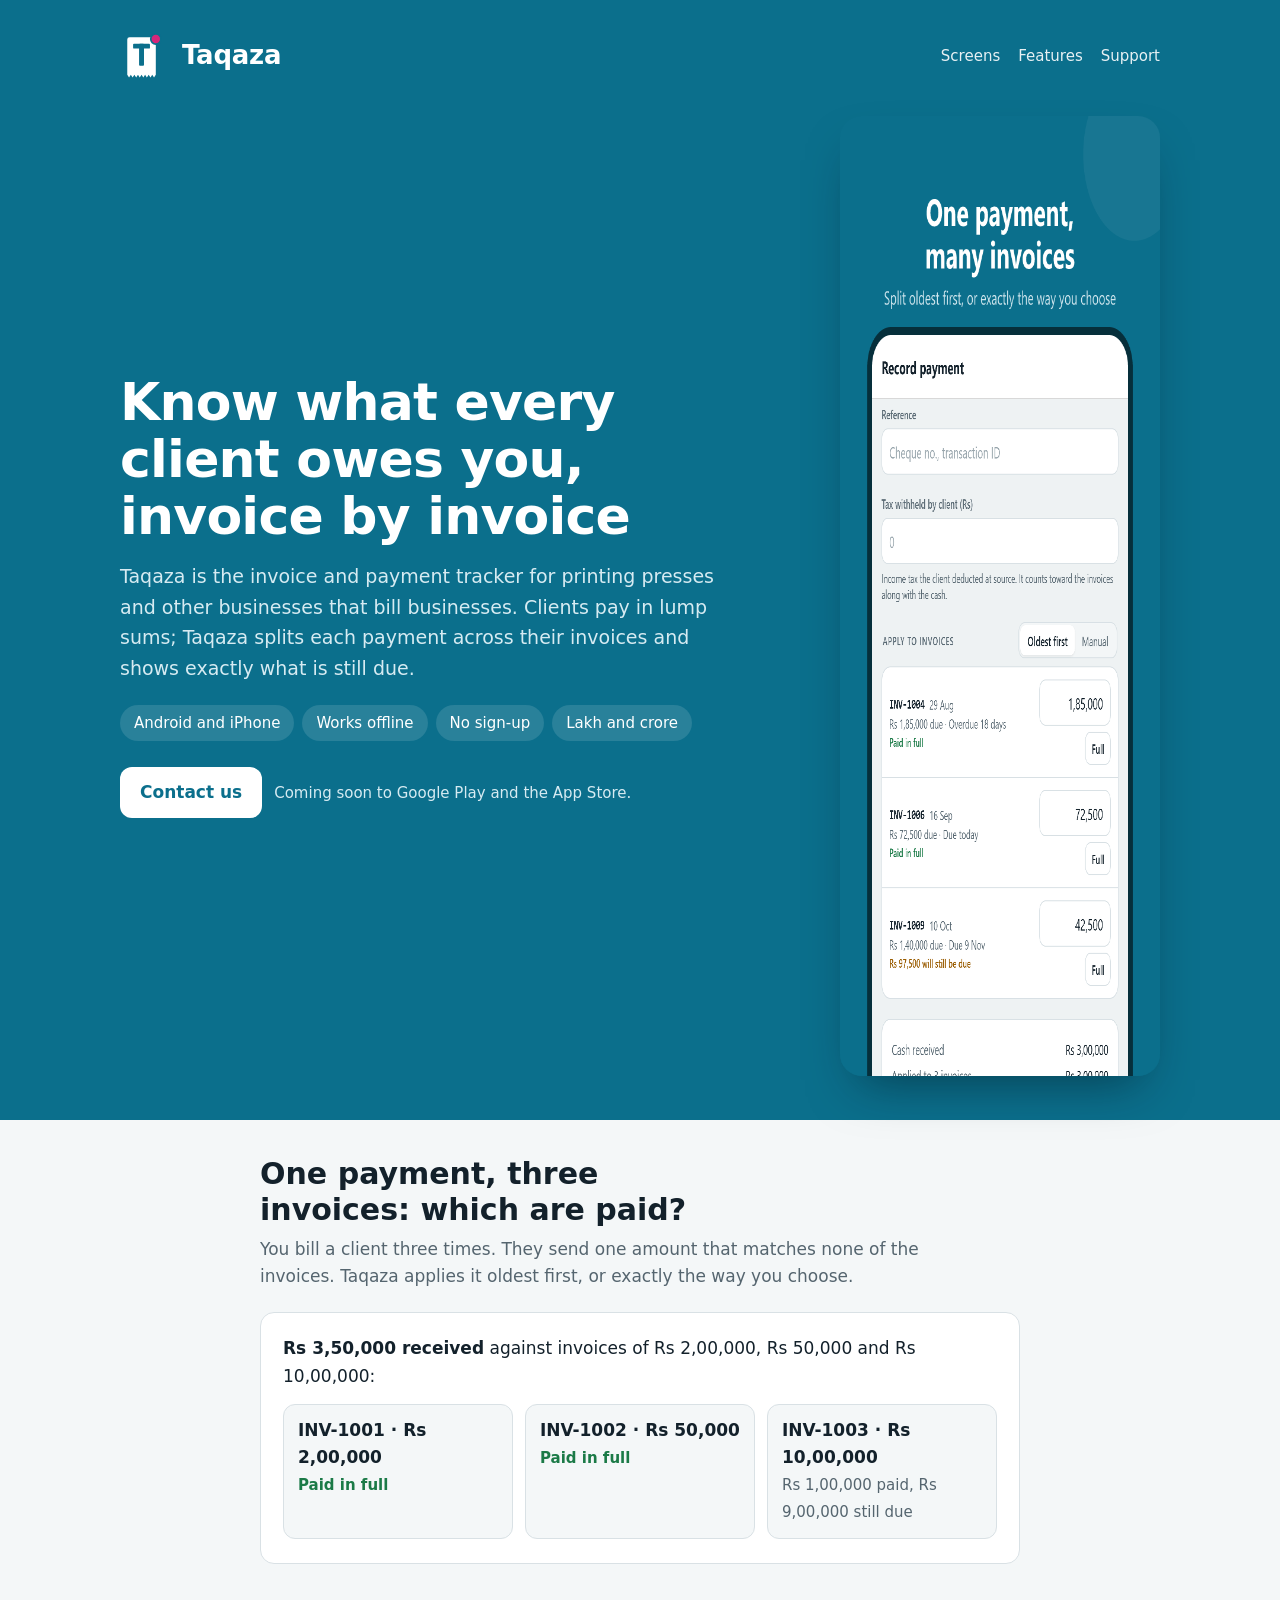
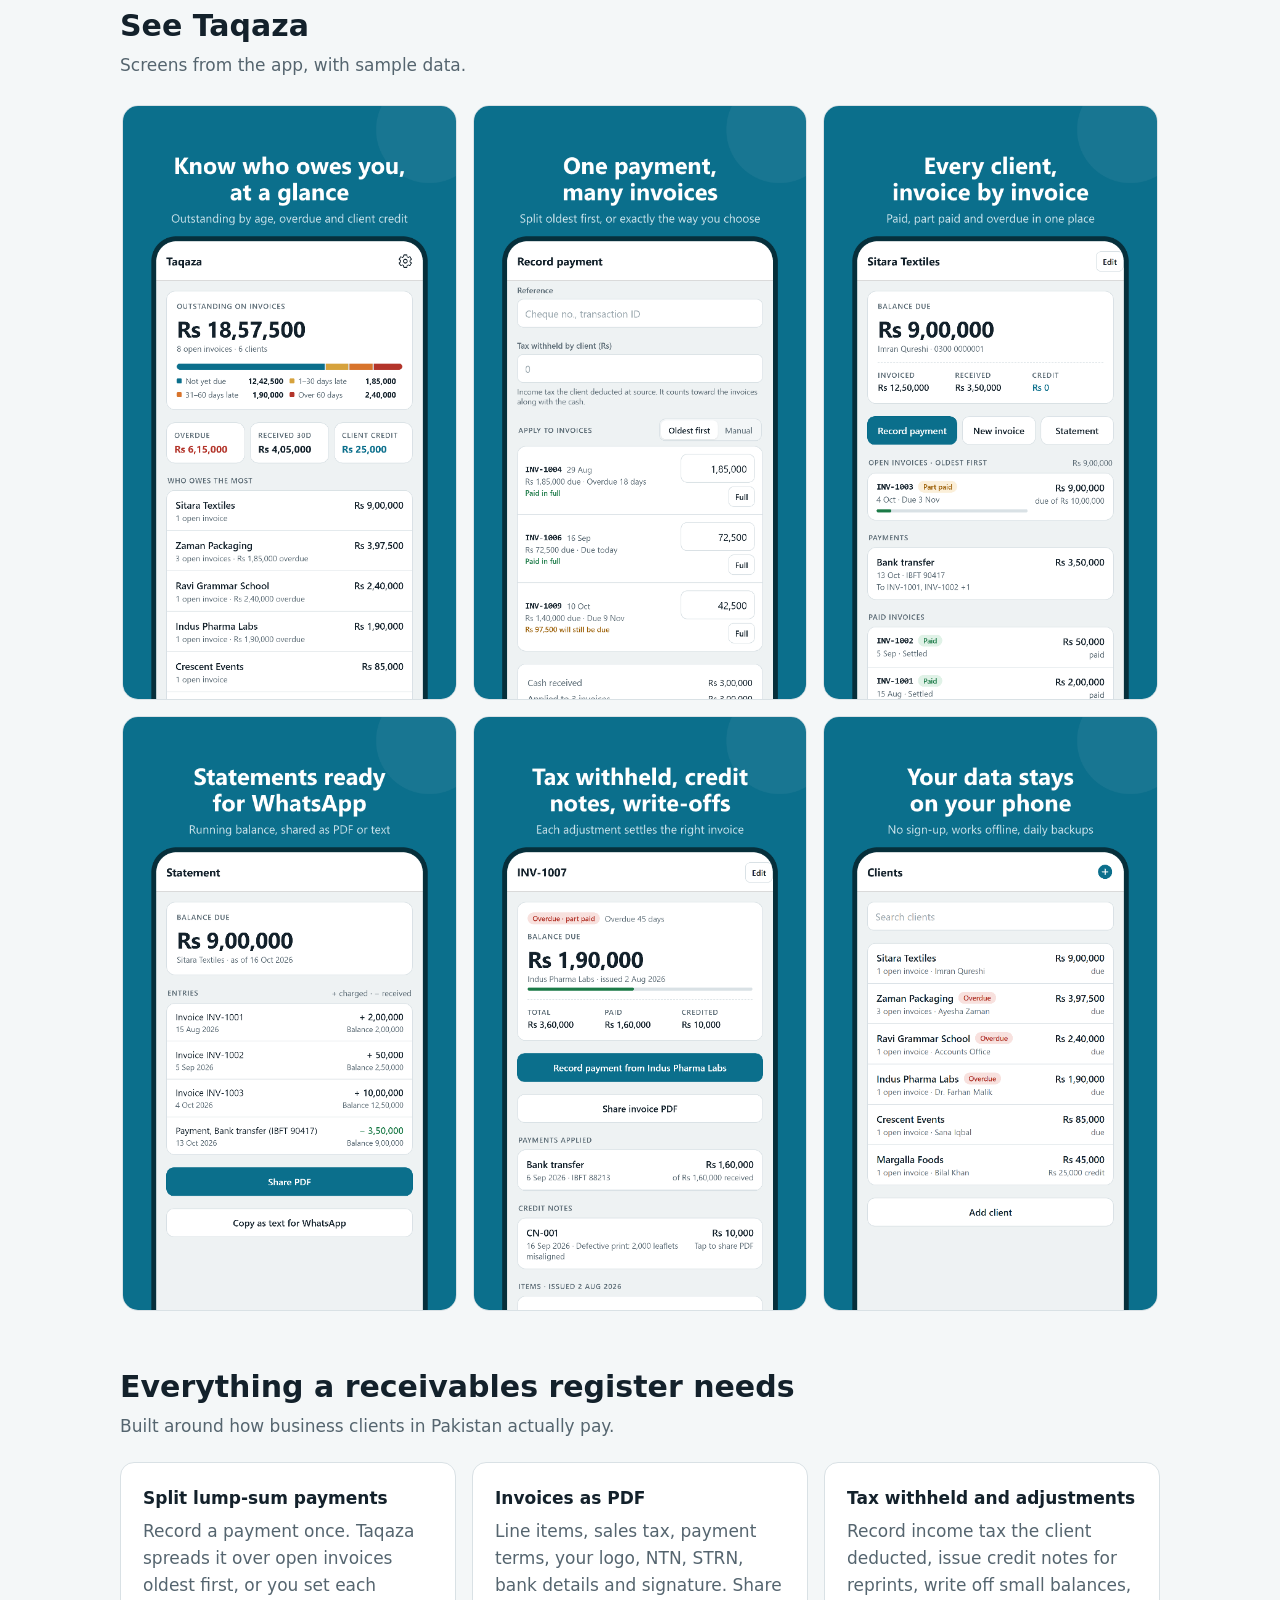
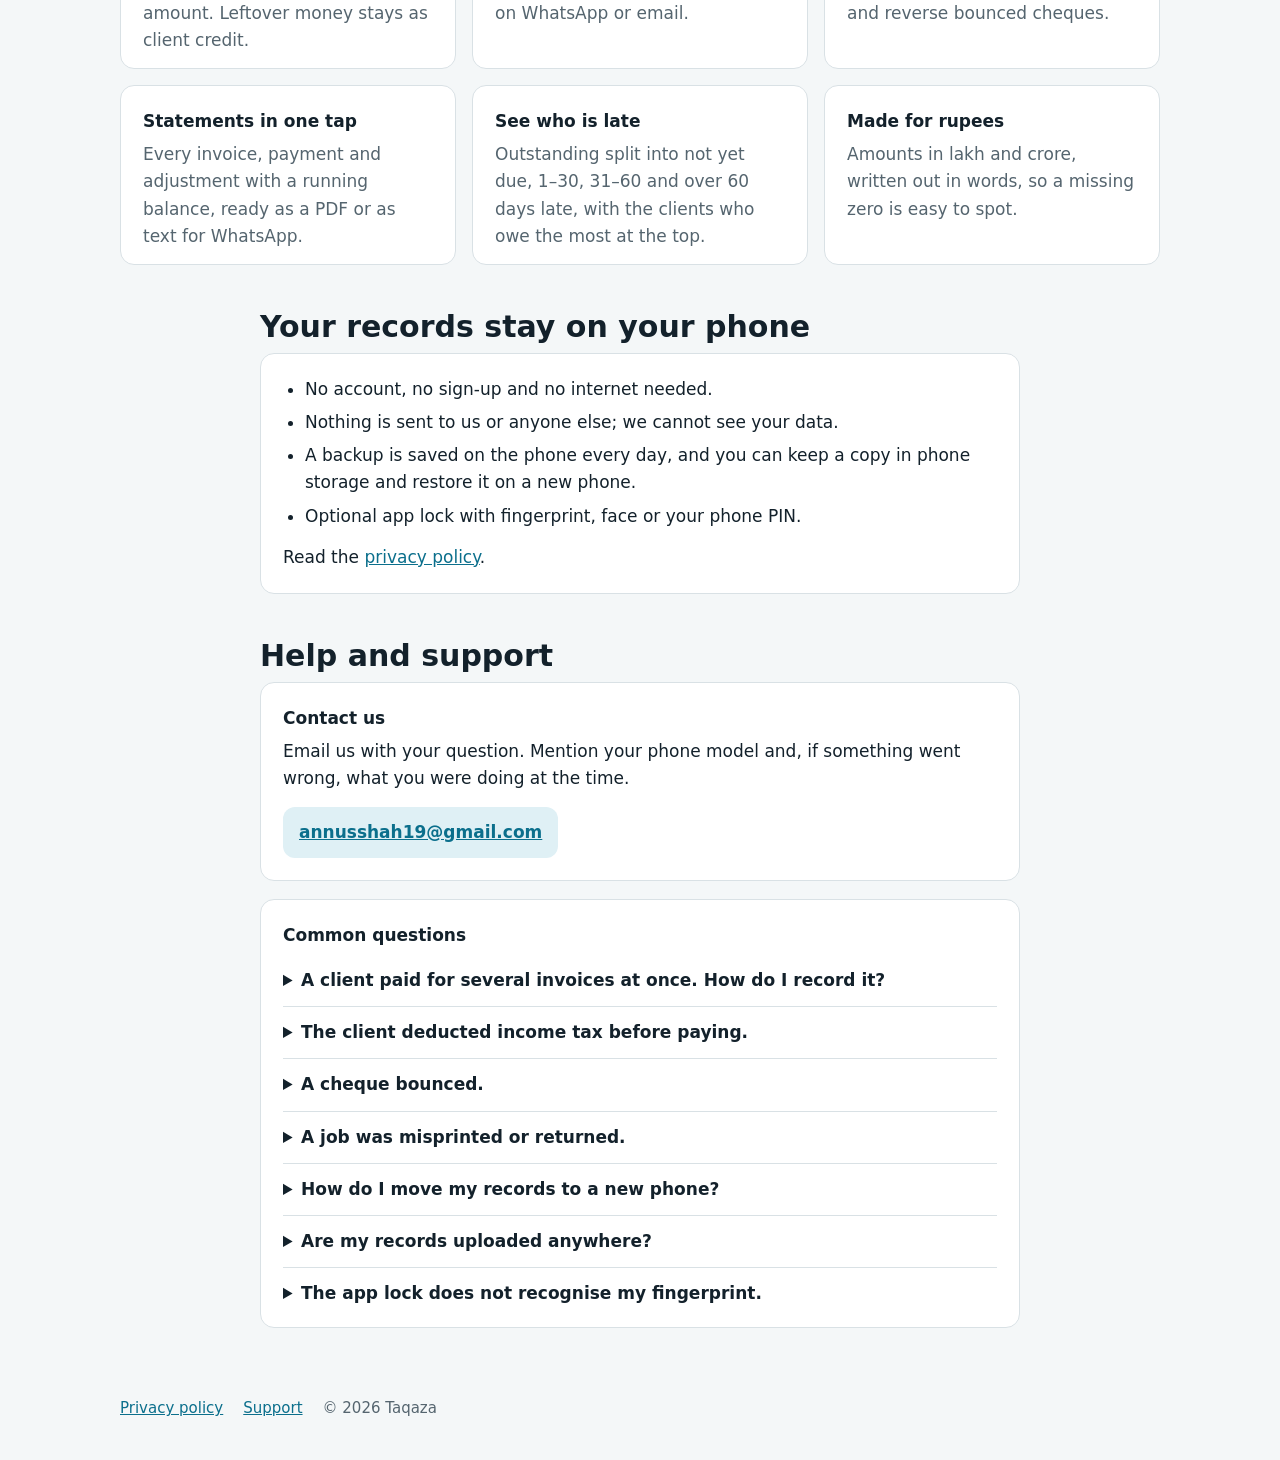
<file: index.html>
<!doctype html>
<html lang="en">
<head>
  <meta charset="utf-8">
  <meta name="viewport" content="width=device-width, initial-scale=1">
  <title>Taqaza</title>
  <meta name="description" content="Taqaza is an invoice and payment tracker for printing presses and businesses that bill other businesses. It splits lump-sum client payments across invoices and shows what is still due.">
  <meta property="og:type" content="website">
  <meta property="og:title" content="Taqaza: invoices and payments for printing businesses">
  <meta property="og:description" content="Clients pay in lump sums? Taqaza splits each payment across their invoices and shows exactly what is still due. Works offline; your data stays on your phone.">
  <meta property="og:url" content="https://annusshah1998.github.io/taqaza-site/">
  <meta property="og:image" content="https://annusshah1998.github.io/taqaza-site/og-image.png">
  <meta property="og:image:width" content="1024">
  <meta property="og:image:height" content="500">
  <meta name="twitter:card" content="summary_large_image">
  <link rel="icon" href="favicon.png">
  <link rel="stylesheet" href="style.css?v=2">
</head>
<body>
  <header class="band">
    <div class="inner">
      <div class="topbar">
        <a class="brand" href="./" aria-label="Taqaza home">
          <svg viewBox="240 120 620 740" aria-hidden="true">
            <path d="M292,236 Q292,200 328,200 H696 Q732,200 732,236 V780 L704.5,820 L677,780 L649.5,820 L622,780 L594.5,820 L567,780 L539.5,820 L512,780 L484.5,820 L457,780 L429.5,820 L402,780 L374.5,820 L347,780 L319.5,820 L292,780 Z" fill="#ffffff"/>
            <rect x="382" y="300" width="260" height="76" rx="14" fill="#0b6f8c"/>
            <rect x="474" y="300" width="76" height="340" rx="14" fill="#0b6f8c"/>
            <circle cx="732" cy="228" r="78" fill="#d6267a" stroke="#0b6f8c" stroke-width="26"/>
          </svg>
          <span>Taqaza</span>
        </a>
        <nav class="nav" aria-label="Page sections">
          <a href="#screens">Screens</a>
          <a href="#features">Features</a>
          <a href="#support">Support</a>
        </nav>
      </div>

      <div class="hero">
        <div>
          <h1>Know what every client owes you, invoice by invoice</h1>
          <p>Taqaza is the invoice and payment tracker for printing presses and other businesses that bill businesses. Clients pay in lump sums; Taqaza splits each payment across their invoices and shows exactly what is still due.</p>
          <ul class="facts">
            <li>Android and iPhone</li>
            <li>Works offline</li>
            <li>No sign-up</li>
            <li>Lakh and crore</li>
          </ul>
          <div class="cta">
            <a class="btn" href="#support">Contact us</a>
            <span class="soon">Coming soon to Google Play and the App Store.</span>
          </div>
        </div>
        <img src="screens/2-record-payment.png" width="540" height="960"
          alt="Taqaza recording a Rs 3,00,000 payment: two invoices paid in full and Rs 42,500 applied to a third.">
      </div>
    </div>
  </header>

  <main>
    <section class="block inner narrow" aria-labelledby="problem">
      <h2 id="problem">One payment, three invoices: which are paid?</h2>
      <p class="lead">You bill a client three times. They send one amount that matches none of the invoices. Taqaza applies it oldest first, or exactly the way you choose.</p>
      <div class="card">
        <p><b>Rs 3,50,000 received</b> against invoices of Rs 2,00,000, Rs 50,000 and Rs 10,00,000:</p>
        <div class="example">
          <div><b>INV-1001 · Rs 2,00,000</b><span class="paid">Paid in full</span></div>
          <div><b>INV-1002 · Rs 50,000</b><span class="paid">Paid in full</span></div>
          <div><b>INV-1003 · Rs 10,00,000</b><span class="due">Rs 1,00,000 paid, Rs 9,00,000 still due</span></div>
        </div>
      </div>
    </section>

    <section class="block inner" id="screens" aria-labelledby="screens-title">
      <h2 id="screens-title">See Taqaza</h2>
      <p class="lead">Screens from the app, with sample data.</p>
      <ul class="screens">
        <li><img src="screens/1-home.png" width="540" height="960" loading="lazy" alt="Home: Rs 18,57,500 outstanding, split by how late it is, and the clients who owe the most."></li>
        <li><img src="screens/2-record-payment.png" width="540" height="960" loading="lazy" alt="Record payment: one payment split across three open invoices, oldest first."></li>
        <li><img src="screens/3-client.png" width="540" height="960" loading="lazy" alt="Client page: balance due, a part-paid invoice, payments and paid invoices."></li>
        <li><img src="screens/4-statement.png" width="540" height="960" loading="lazy" alt="Client statement with a running balance and buttons to share it as PDF or WhatsApp text."></li>
        <li><img src="screens/5-invoice.png" width="540" height="960" loading="lazy" alt="Invoice with a partial payment and a credit note for a misprint."></li>
        <li><img src="screens/6-clients.png" width="540" height="960" loading="lazy" alt="Client list with amounts due and overdue flags."></li>
      </ul>
    </section>

    <section class="block inner" id="features" aria-labelledby="features-title">
      <h2 id="features-title">Everything a receivables register needs</h2>
      <p class="lead">Built around how business clients in Pakistan actually pay.</p>
      <div class="features">
        <div class="card"><h3>Split lump-sum payments</h3><p>Record a payment once. Taqaza spreads it over open invoices oldest first, or you set each amount. Leftover money stays as client credit.</p></div>
        <div class="card"><h3>Invoices as PDF</h3><p>Line items, sales tax, payment terms, your logo, NTN, STRN, bank details and signature. Share on WhatsApp or email.</p></div>
        <div class="card"><h3>Tax withheld and adjustments</h3><p>Record income tax the client deducted, issue credit notes for reprints, write off small balances, and reverse bounced cheques.</p></div>
        <div class="card"><h3>Statements in one tap</h3><p>Every invoice, payment and adjustment with a running balance, ready as a PDF or as text for WhatsApp.</p></div>
        <div class="card"><h3>See who is late</h3><p>Outstanding split into not yet due, 1–30, 31–60 and over 60 days late, with the clients who owe the most at the top.</p></div>
        <div class="card"><h3>Made for rupees</h3><p>Amounts in lakh and crore, written out in words, so a missing zero is easy to spot.</p></div>
      </div>
    </section>

    <section class="block inner narrow" aria-labelledby="privacy-title">
      <h2 id="privacy-title">Your records stay on your phone</h2>
      <div class="card">
        <ul>
          <li>No account, no sign-up and no internet needed.</li>
          <li>Nothing is sent to us or anyone else; we cannot see your data.</li>
          <li>A backup is saved on the phone every day, and you can keep a copy in phone storage and restore it on a new phone.</li>
          <li>Optional app lock with fingerprint, face or your phone PIN.</li>
        </ul>
        <p>Read the <a href="privacy.html">privacy policy</a>.</p>
      </div>
    </section>

    <section class="block inner narrow" id="support" aria-labelledby="support-title">
      <h2 id="support-title">Help and support</h2>
      <div class="card">
        <h3>Contact us</h3>
        <p>Email us with your question. Mention your phone model and, if something went wrong, what you were doing at the time.</p>
        <p class="contact"><a href="mailto:annusshah19@gmail.com">annusshah19@gmail.com</a></p>
      </div>
      <div class="card">
        <h3>Common questions</h3>
        <details>
          <summary>A client paid for several invoices at once. How do I record it?</summary>
          <p>Open the client and tap <strong>Record payment</strong>. Enter the amount received and Taqaza splits it across their open invoices, oldest first. Switch to <strong>Manual</strong> to choose the amount for each invoice yourself. Anything left over is kept as the client's credit.</p>
        </details>
        <details>
          <summary>The client deducted income tax before paying.</summary>
          <p>Enter the cash in <strong>Amount received</strong> and the deduction in <strong>Tax withheld by client</strong>. Both count toward the invoices.</p>
        </details>
        <details>
          <summary>A cheque bounced.</summary>
          <p>Open the payment and tap <strong>Reverse payment</strong>. The invoices it paid become due again, and the payment stays on the statement, struck through.</p>
        </details>
        <details>
          <summary>A job was misprinted or returned.</summary>
          <p>Open the invoice and tap <strong>Issue credit note</strong>. It reduces what the client owes and can be shared as a PDF. If the invoice was already paid, the amount becomes the client's credit.</p>
        </details>
        <details>
          <summary>How do I move my records to a new phone?</summary>
          <p>On the old phone, go to <strong>Settings → Save a copy to phone storage</strong> and send that file to the new phone (for example by WhatsApp or email). On the new phone, install Taqaza and use <strong>Settings → Restore from a backup file</strong>.</p>
        </details>
        <details>
          <summary>Are my records uploaded anywhere?</summary>
          <p>No. Taqaza has no account and no server; your records stay on your phone. See the <a href="privacy.html">privacy policy</a>.</p>
        </details>
        <details>
          <summary>The app lock does not recognise my fingerprint.</summary>
          <p>Choose the option to use your phone's PIN, pattern or passcode in the unlock prompt. You can turn the lock off in <strong>Settings → Security</strong>.</p>
        </details>
      </div>
    </section>
  </main>

  <footer>
    <div class="inner">
      <a href="privacy.html">Privacy policy</a>
      <a href="#support">Support</a>
      <span>© 2026 Taqaza</span>
    </div>
  </footer>
</body>
</html>
</file>
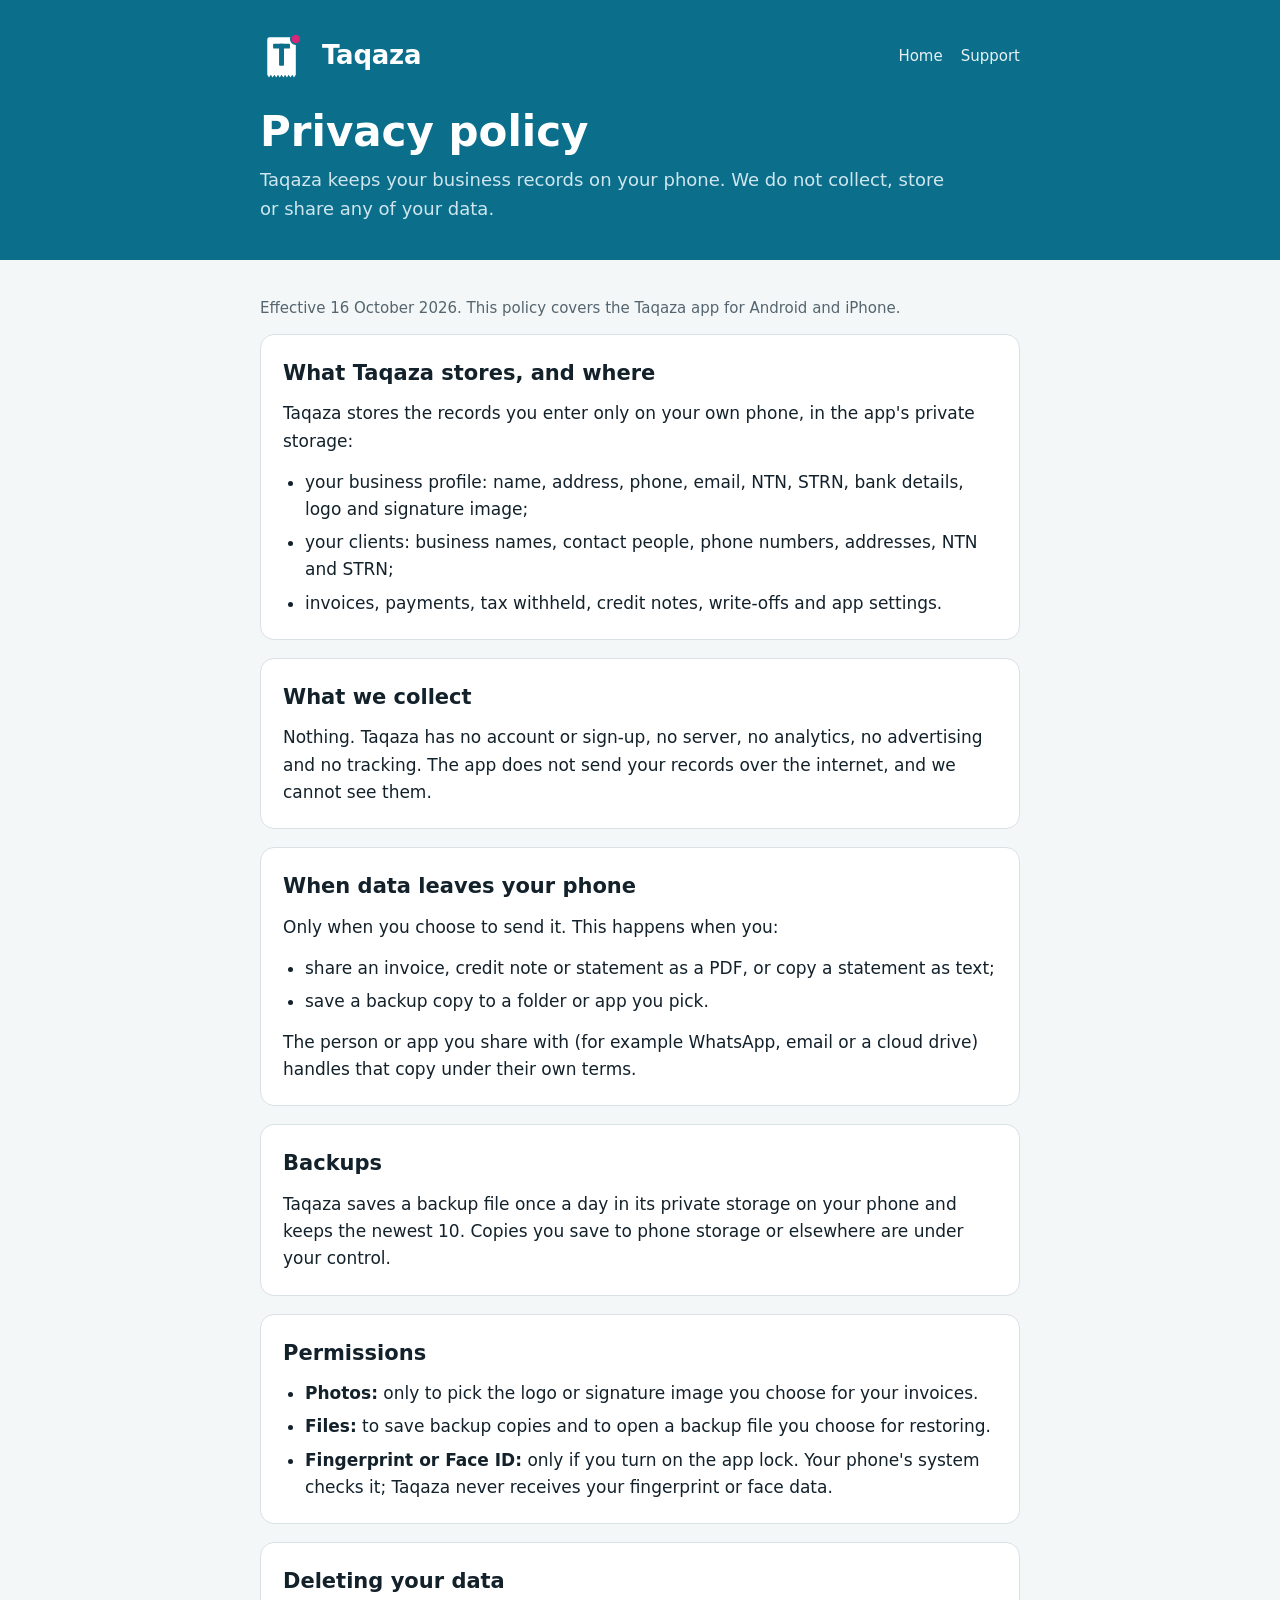
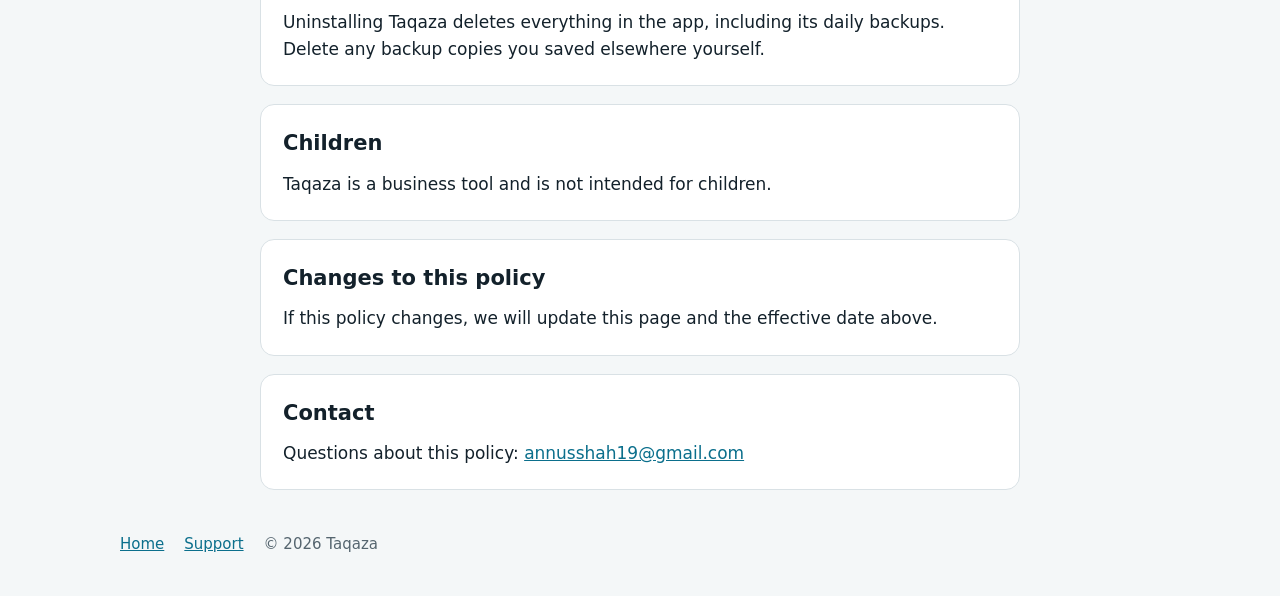
<file: privacy.html>
<!doctype html>
<html lang="en">
<head>
  <meta charset="utf-8">
  <meta name="viewport" content="width=device-width, initial-scale=1">
  <title>Taqaza Privacy Policy</title>
  <meta name="description" content="Taqaza keeps your business records on your phone. We do not collect, store or share your data.">
  <link rel="icon" href="favicon.png">
  <link rel="stylesheet" href="style.css?v=2">
</head>
<body>
  <header class="band small">
    <div class="inner narrow">
      <div class="topbar">
      <a class="brand" href="./" aria-label="Taqaza home">
        <svg viewBox="240 120 620 740" aria-hidden="true">
          <path d="M292,236 Q292,200 328,200 H696 Q732,200 732,236 V780 L704.5,820 L677,780 L649.5,820 L622,780 L594.5,820 L567,780 L539.5,820 L512,780 L484.5,820 L457,780 L429.5,820 L402,780 L374.5,820 L347,780 L319.5,820 L292,780 Z" fill="#ffffff"/>
          <rect x="382" y="300" width="260" height="76" rx="14" fill="#0b6f8c"/>
          <rect x="474" y="300" width="76" height="340" rx="14" fill="#0b6f8c"/>
          <circle cx="732" cy="228" r="78" fill="#d6267a" stroke="#0b6f8c" stroke-width="26"/>
        </svg>
        <span>Taqaza</span>
      </a>
      <nav class="nav" aria-label="Site"><a href="./">Home</a><a href="./#support">Support</a></nav>
      </div>
      <h1>Privacy policy</h1>
      <p>Taqaza keeps your business records on your phone. We do not collect, store or share any of your data.</p>
    </div>
  </header>

  <main>
    <div class="inner narrow">
    <p class="meta">Effective 16 October 2026. This policy covers the Taqaza app for Android and iPhone.</p>

    <section class="card">
      <h2>What Taqaza stores, and where</h2>
      <p>Taqaza stores the records you enter only on your own phone, in the app's private storage:</p>
      <ul>
        <li>your business profile: name, address, phone, email, NTN, STRN, bank details, logo and signature image;</li>
        <li>your clients: business names, contact people, phone numbers, addresses, NTN and STRN;</li>
        <li>invoices, payments, tax withheld, credit notes, write-offs and app settings.</li>
      </ul>
    </section>

    <section class="card">
      <h2>What we collect</h2>
      <p>Nothing. Taqaza has no account or sign-up, no server, no analytics, no advertising and no tracking. The app does not send your records over the internet, and we cannot see them.</p>
    </section>

    <section class="card">
      <h2>When data leaves your phone</h2>
      <p>Only when you choose to send it. This happens when you:</p>
      <ul>
        <li>share an invoice, credit note or statement as a PDF, or copy a statement as text;</li>
        <li>save a backup copy to a folder or app you pick.</li>
      </ul>
      <p>The person or app you share with (for example WhatsApp, email or a cloud drive) handles that copy under their own terms.</p>
    </section>

    <section class="card">
      <h2>Backups</h2>
      <p>Taqaza saves a backup file once a day in its private storage on your phone and keeps the newest 10. Copies you save to phone storage or elsewhere are under your control.</p>
    </section>

    <section class="card">
      <h2>Permissions</h2>
      <ul>
        <li><strong>Photos:</strong> only to pick the logo or signature image you choose for your invoices.</li>
        <li><strong>Files:</strong> to save backup copies and to open a backup file you choose for restoring.</li>
        <li><strong>Fingerprint or Face ID:</strong> only if you turn on the app lock. Your phone's system checks it; Taqaza never receives your fingerprint or face data.</li>
      </ul>
    </section>

    <section class="card">
      <h2>Deleting your data</h2>
      <p>Uninstalling Taqaza deletes everything in the app, including its daily backups. Delete any backup copies you saved elsewhere yourself.</p>
    </section>

    <section class="card">
      <h2>Children</h2>
      <p>Taqaza is a business tool and is not intended for children.</p>
    </section>

    <section class="card">
      <h2>Changes to this policy</h2>
      <p>If this policy changes, we will update this page and the effective date above.</p>
    </section>

    <section class="card">
      <h2>Contact</h2>
      <p>Questions about this policy: <a href="mailto:annusshah19@gmail.com">annusshah19@gmail.com</a></p>
    </section>
    </div>
  </main>

  <footer>
    <div class="inner">
      <a href="./">Home</a>
      <a href="./#support">Support</a>
      <span>© 2026 Taqaza</span>
    </div>
  </footer>
</body>
</html>
</file>
<file: style.css>
/* Layout: teal brand band (hero), then one readable column of sections; wider grid for screens and features. */
:root {
  --bg: #f4f7f8;
  --surface: #ffffff;
  --fg: #13212b;
  --muted: #55656f;
  --line: #d9e1e5;
  --accent: #0b6f8c;
  --accent-ink: #ffffff;
  --accent-soft: #dff0f5;
  --ok: #1b7a47;
  --dot: #d6267a;
  --font: "Segoe UI", system-ui, -apple-system, Roboto, "Helvetica Neue", Arial, sans-serif;
  color-scheme: light;
}
@media (prefers-color-scheme: dark) {
  :root {
    --bg: #0b1216; --surface: #141f25; --fg: #e4ecef; --muted: #9aaab3; --line: #24333b;
    --accent: #4cc0de; --accent-ink: #06222b; --accent-soft: #12323c; --ok: #55c98a; color-scheme: dark;
  }
}
* { box-sizing: border-box; }
html { scroll-behavior: smooth; }
@media (prefers-reduced-motion: reduce) { html { scroll-behavior: auto; } }
body { margin: 0; background: var(--bg); color: var(--fg); font-family: var(--font); font-size: 17px; line-height: 1.6; }
img { max-width: 100%; display: block; }
a { color: var(--accent); }
a:focus-visible, summary:focus-visible { outline: 2px solid var(--accent); outline-offset: 2px; }

/* brand band */
.band { background: #0b6f8c; color: #ffffff; padding: 32px 16px 44px; }
.band a { color: #ffffff; }
.inner { max-width: 1040px; margin: 0 auto; }
.narrow { max-width: 760px; }
.topbar { display: flex; align-items: center; justify-content: space-between; gap: 16px; flex-wrap: wrap; }
.brand { display: flex; align-items: center; gap: 14px; text-decoration: none; color: inherit; }
.brand svg { width: 48px; height: 48px; flex: none; }
.brand span { font-size: 26px; font-weight: 700; letter-spacing: -0.01em; }
.nav { display: flex; gap: 18px; font-size: 15px; }
.nav a { text-decoration: none; opacity: 0.9; }
.nav a:hover { opacity: 1; text-decoration: underline; }

.hero { display: grid; grid-template-columns: minmax(0, 1.25fr) minmax(0, 0.75fr); gap: 40px; align-items: center; margin-top: 36px; }
.hero h1 { font-size: clamp(32px, 5.4vw, 52px); line-height: 1.1; margin: 0 0 16px; letter-spacing: -0.015em; text-wrap: balance; }
.hero p { margin: 0 0 18px; color: #d6ebf2; font-size: 19px; max-width: 58ch; }
.hero .facts { display: flex; flex-wrap: wrap; gap: 8px; margin: 22px 0 26px; padding: 0; list-style: none; }
.hero .facts li { background: rgba(255, 255, 255, 0.12); border-radius: 999px; padding: 6px 14px; font-size: 15px; margin: 0; }
.hero img { width: 100%; max-width: 320px; margin-left: auto; border-radius: 22px; box-shadow: 0 24px 50px -20px rgba(0, 20, 30, 0.55); }
.cta { display: flex; flex-wrap: wrap; gap: 12px; align-items: center; }
.btn { display: inline-block; background: #ffffff; color: #0b6f8c !important; font-weight: 700; text-decoration: none; padding: 12px 20px; border-radius: 12px; }
.soon { color: #d6ebf2; font-size: 15px; }
.band.small { padding-bottom: 36px; }
.band.small h1 { font-size: clamp(30px, 6vw, 42px); line-height: 1.15; margin: 28px 0 10px; text-wrap: balance; }
.band.small p { margin: 0; color: #cfe6ee; font-size: 18px; max-width: 60ch; }
@media (max-width: 760px) {
  .hero { grid-template-columns: 1fr; gap: 28px; }
  .hero img { margin: 0 auto; max-width: 260px; }
}

/* page body */
main { padding: 36px 16px 16px; }
.block { margin: 0 auto 44px; }
.block > h2 { font-size: clamp(24px, 3.6vw, 30px); line-height: 1.2; margin: 0 0 8px; text-wrap: balance; }
.block > .lead { color: var(--muted); margin: 0 0 22px; max-width: 62ch; }
section.card, .card { background: var(--surface); border: 1px solid var(--line); border-radius: 14px; padding: 22px 22px 8px; margin-bottom: 18px; }
h2 { font-size: 21px; margin: 0 0 10px; }
h3 { font-size: 17px; margin: 0 0 6px; }
p, ul { margin: 0 0 14px; }
ul { padding-left: 22px; }
li { margin-bottom: 6px; }
.meta { color: var(--muted); font-size: 15px; }

/* the worked example */
.example { display: grid; grid-template-columns: repeat(3, minmax(0, 1fr)); gap: 12px; margin: 6px 0 16px; }
.example div { border: 1px solid var(--line); border-radius: 12px; padding: 12px 14px; background: var(--bg); }
.example b { display: block; font-variant-numeric: tabular-nums; }
.example .paid { color: var(--ok); font-weight: 600; font-size: 15px; }
.example .due { color: var(--muted); font-size: 15px; }
@media (max-width: 560px) { .example { grid-template-columns: 1fr; } }

/* screenshots: a swipeable strip on phones, a grid on wide screens */
.screens { display: grid; grid-auto-flow: column; grid-auto-columns: minmax(220px, 1fr); gap: 16px; overflow-x: auto; scroll-snap-type: x mandatory; padding: 4px 2px 14px; margin: 0; list-style: none; }
.screens li { scroll-snap-align: start; margin: 0; }
.screens img { border-radius: 16px; border: 1px solid var(--line); width: 100%; height: auto; aspect-ratio: 9 / 16; }
@media (min-width: 980px) { .screens { grid-auto-flow: row; grid-template-columns: repeat(3, minmax(0, 1fr)); overflow: visible; } }

/* features */
.features { display: grid; grid-template-columns: repeat(auto-fit, minmax(260px, 1fr)); gap: 16px; }
.features .card { margin: 0; padding-bottom: 14px; }
.features p { margin: 0; color: var(--muted); }

.contact { display: inline-flex; align-items: center; gap: 10px; background: var(--accent-soft); border-radius: 12px; padding: 12px 16px; margin-bottom: 14px; font-weight: 600; word-break: break-all; }
details { border-top: 1px solid var(--line); padding: 12px 0; }
details:first-of-type { border-top: 0; }
summary { cursor: pointer; font-weight: 600; }
details p { margin: 8px 0 4px; }

footer { padding: 8px 16px 40px; color: var(--muted); font-size: 15px; }
footer .inner { display: flex; flex-wrap: wrap; gap: 8px 20px; }
</file>
